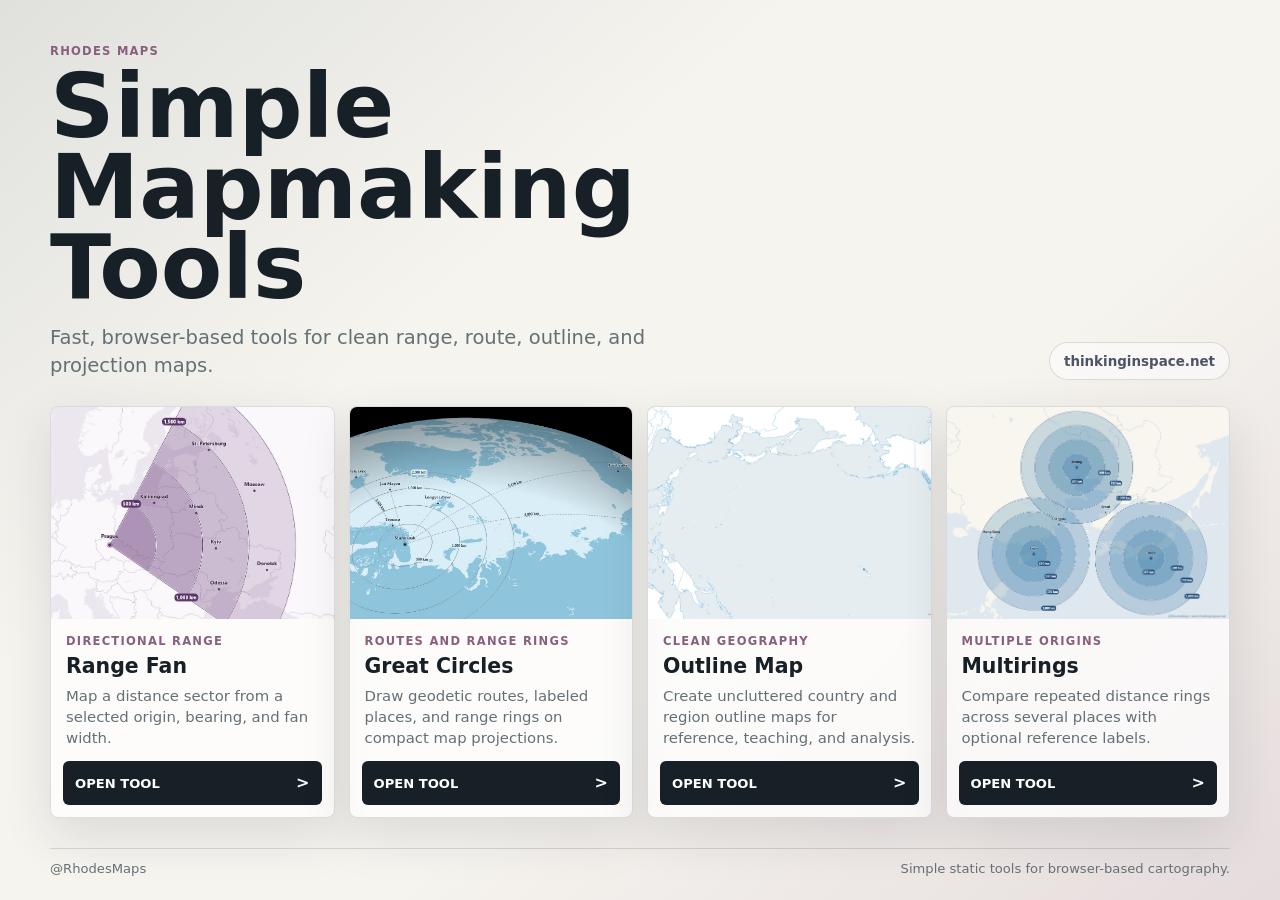
<file: index.html>
<!DOCTYPE html>
<html lang="en">
<head>
    <meta charset="UTF-8">
    <meta name="viewport" content="width=device-width, initial-scale=1.0">
    <title>Simple Mapmaking Tools | Rhodes Maps</title>
    <meta name="description" content="Simple browser-based mapmaking tools for range fans, great circles, outline maps, and multi-ring range maps.">
    <link rel="stylesheet" href="assets/css/styles.css">
</head>
<body>
    <main class="shell">
        <header class="masthead" aria-labelledby="page-title">
            <p class="eyebrow">Rhodes Maps</p>
            <div class="masthead-grid">
                <div>
                    <h1 id="page-title">Simple Mapmaking Tools</h1>
                    <p class="intro">
                        Fast, browser-based tools for clean range, route, outline, and projection maps.
                    </p>
                </div>
                <a class="site-link" href="https://www.thinkinginspace.net">thinkinginspace.net</a>
            </div>
        </header>

        <section class="tool-grid" aria-label="Mapmaking tools">
            <article class="tool-card">
                <a class="thumb-link" href="rangefan/" aria-label="Open Range Fan">
                    <img src="assets/thumbnails/rangefan.jpg" data-fallback="assets/thumbnails/rangefan-placeholder.svg" alt="Range Fan map thumbnail">
                </a>
                <div class="tool-copy">
                    <p class="tool-kicker">Directional range</p>
                    <h2>Range Fan</h2>
                    <p>Map a distance sector from a selected origin, bearing, and fan width.</p>
                </div>
                <a class="open-link" href="rangefan/">Open tool</a>
            </article>

            <article class="tool-card">
                <a class="thumb-link" href="greatcircles/" aria-label="Open Great Circles">
                    <img src="assets/thumbnails/greatcircles.jpg" data-fallback="assets/thumbnails/greatcircles-placeholder.svg" alt="Great Circles map thumbnail">
                </a>
                <div class="tool-copy">
                    <p class="tool-kicker">Routes and range rings</p>
                    <h2>Great Circles</h2>
                    <p>Draw geodetic routes, labeled places, and range rings on compact map projections.</p>
                </div>
                <a class="open-link" href="greatcircles/">Open tool</a>
            </article>

            <article class="tool-card">
                <a class="thumb-link" href="OutlineMap/" aria-label="Open Outline Map">
                    <img src="assets/thumbnails/outlinemap.jpg" data-fallback="assets/thumbnails/outlinemap-placeholder.svg" alt="Outline Map thumbnail">
                </a>
                <div class="tool-copy">
                    <p class="tool-kicker">Clean geography</p>
                    <h2>Outline Map</h2>
                    <p>Create uncluttered country and region outline maps for reference, teaching, and analysis.</p>
                </div>
                <a class="open-link" href="OutlineMap/">Open tool</a>
            </article>

            <article class="tool-card">
                <a class="thumb-link" href="Multirings/" aria-label="Open Multirings">
                    <img src="assets/thumbnails/multirings.jpg" data-fallback="assets/thumbnails/multirings-placeholder.svg" alt="Multirings map thumbnail">
                </a>
                <div class="tool-copy">
                    <p class="tool-kicker">Multiple origins</p>
                    <h2>Multirings</h2>
                    <p>Compare repeated distance rings across several places with optional reference labels.</p>
                </div>
                <a class="open-link" href="Multirings/">Open tool</a>
            </article>
        </section>

        <footer class="footer">
            <span>@RhodesMaps</span>
            <span>Simple static tools for browser-based cartography.</span>
        </footer>
    </main>

    <script src="assets/js/site.js"></script>
</body>
</html>
</file>
<file: assets/css/styles.css>
:root {
    --page: #f6f4ef;
    --ink: #172026;
    --muted: #657075;
    --line: rgba(23, 32, 38, 0.14);
    --panel: rgba(255, 255, 255, 0.72);
    --panel-strong: #fffdf8;
    --accent: #4e5368;
    --accent-2: #8a5f7d;
    --shadow: 0 18px 50px rgba(30, 36, 42, 0.12);
}

* {
    box-sizing: border-box;
}

html {
    min-height: 100%;
}

body {
    min-height: 100%;
    margin: 0;
    background:
        linear-gradient(140deg, rgba(109, 125, 129, 0.16), transparent 34%),
        linear-gradient(320deg, rgba(138, 95, 125, 0.16), transparent 38%),
        var(--page);
    color: var(--ink);
    font-family: "Aptos", "Avenir Next", "Inter", "Segoe UI", system-ui, sans-serif;
    letter-spacing: 0;
}

a {
    color: inherit;
}

.shell {
    width: min(1180px, calc(100% - 32px));
    min-height: 100vh;
    margin: 0 auto;
    padding: 34px 0 24px;
    display: flex;
    flex-direction: column;
    gap: 22px;
}

.masthead {
    padding: 10px 0 4px;
}

.eyebrow,
.tool-kicker {
    margin: 0;
    color: var(--accent-2);
    font-size: 0.72rem;
    font-weight: 800;
    letter-spacing: 0.11em;
    text-transform: uppercase;
}

.masthead-grid {
    display: grid;
    grid-template-columns: minmax(0, 1fr) auto;
    gap: 22px;
    align-items: end;
    padding-top: 8px;
}

h1 {
    max-width: 780px;
    margin: 0;
    font-size: clamp(2.4rem, 7vw, 5.9rem);
    line-height: 0.9;
    font-weight: 820;
}

.intro {
    max-width: 620px;
    margin: 16px 0 0;
    color: var(--muted);
    font-size: clamp(1rem, 2vw, 1.22rem);
    line-height: 1.45;
}

.site-link {
    display: inline-flex;
    align-items: center;
    justify-content: center;
    min-height: 38px;
    padding: 0 14px;
    border: 1px solid var(--line);
    border-radius: 999px;
    background: rgba(255, 255, 255, 0.48);
    color: var(--accent);
    font-size: 0.84rem;
    font-weight: 750;
    text-decoration: none;
    white-space: nowrap;
}

.tool-grid {
    display: grid;
    grid-template-columns: repeat(4, minmax(0, 1fr));
    gap: 14px;
}

.tool-card {
    display: flex;
    min-height: 100%;
    flex-direction: column;
    overflow: hidden;
    border: 1px solid var(--line);
    border-radius: 8px;
    background: var(--panel);
    box-shadow: var(--shadow);
}

.thumb-link {
    display: block;
    overflow: hidden;
    background: #d9dedb;
    aspect-ratio: 4 / 3;
}

.thumb-link img {
    width: 100%;
    height: 100%;
    display: block;
    object-fit: cover;
    transition: transform 180ms ease, filter 180ms ease;
}

.tool-card:hover .thumb-link img {
    transform: scale(1.025);
    filter: saturate(1.04) contrast(1.02);
}

.tool-copy {
    padding: 15px 15px 12px;
    display: flex;
    flex: 1;
    flex-direction: column;
    gap: 8px;
}

h2 {
    margin: 0;
    font-size: 1.28rem;
    line-height: 1.05;
}

.tool-copy p:not(.tool-kicker) {
    margin: 0;
    color: var(--muted);
    font-size: 0.93rem;
    line-height: 1.42;
}

.open-link {
    display: flex;
    align-items: center;
    justify-content: space-between;
    gap: 10px;
    min-height: 44px;
    margin: 0 12px 12px;
    padding: 0 12px;
    border-radius: 6px;
    background: var(--ink);
    color: #fff;
    font-size: 0.82rem;
    font-weight: 800;
    text-decoration: none;
    text-transform: uppercase;
}

.open-link::after {
    content: ">";
    font-size: 1rem;
    line-height: 1;
}

.footer {
    display: flex;
    justify-content: space-between;
    gap: 18px;
    margin-top: auto;
    padding-top: 12px;
    border-top: 1px solid var(--line);
    color: var(--muted);
    font-size: 0.82rem;
}

@media (max-width: 980px) {
    .tool-grid {
        grid-template-columns: repeat(2, minmax(0, 1fr));
    }
}

@media (max-width: 680px) {
    .shell {
        width: min(100% - 22px, 520px);
        padding-top: 18px;
    }

    .masthead-grid {
        grid-template-columns: 1fr;
        align-items: start;
        gap: 14px;
    }

    .site-link {
        justify-self: start;
    }

    .tool-grid {
        grid-template-columns: 1fr;
    }

    .tool-card {
        display: grid;
        grid-template-columns: 118px minmax(0, 1fr);
        align-items: stretch;
    }

    .thumb-link {
        aspect-ratio: auto;
        min-height: 100%;
    }

    .tool-copy {
        padding: 12px 12px 8px;
    }

    .open-link {
        grid-column: 2;
        min-height: 38px;
        margin: 0 10px 10px 12px;
    }

    .footer {
        flex-direction: column;
        gap: 5px;
    }
}

@media (max-width: 430px) {
    .tool-card {
        grid-template-columns: 96px minmax(0, 1fr);
    }

    h2 {
        font-size: 1.08rem;
    }

    .tool-copy p:not(.tool-kicker) {
        font-size: 0.86rem;
    }
}
</file>
